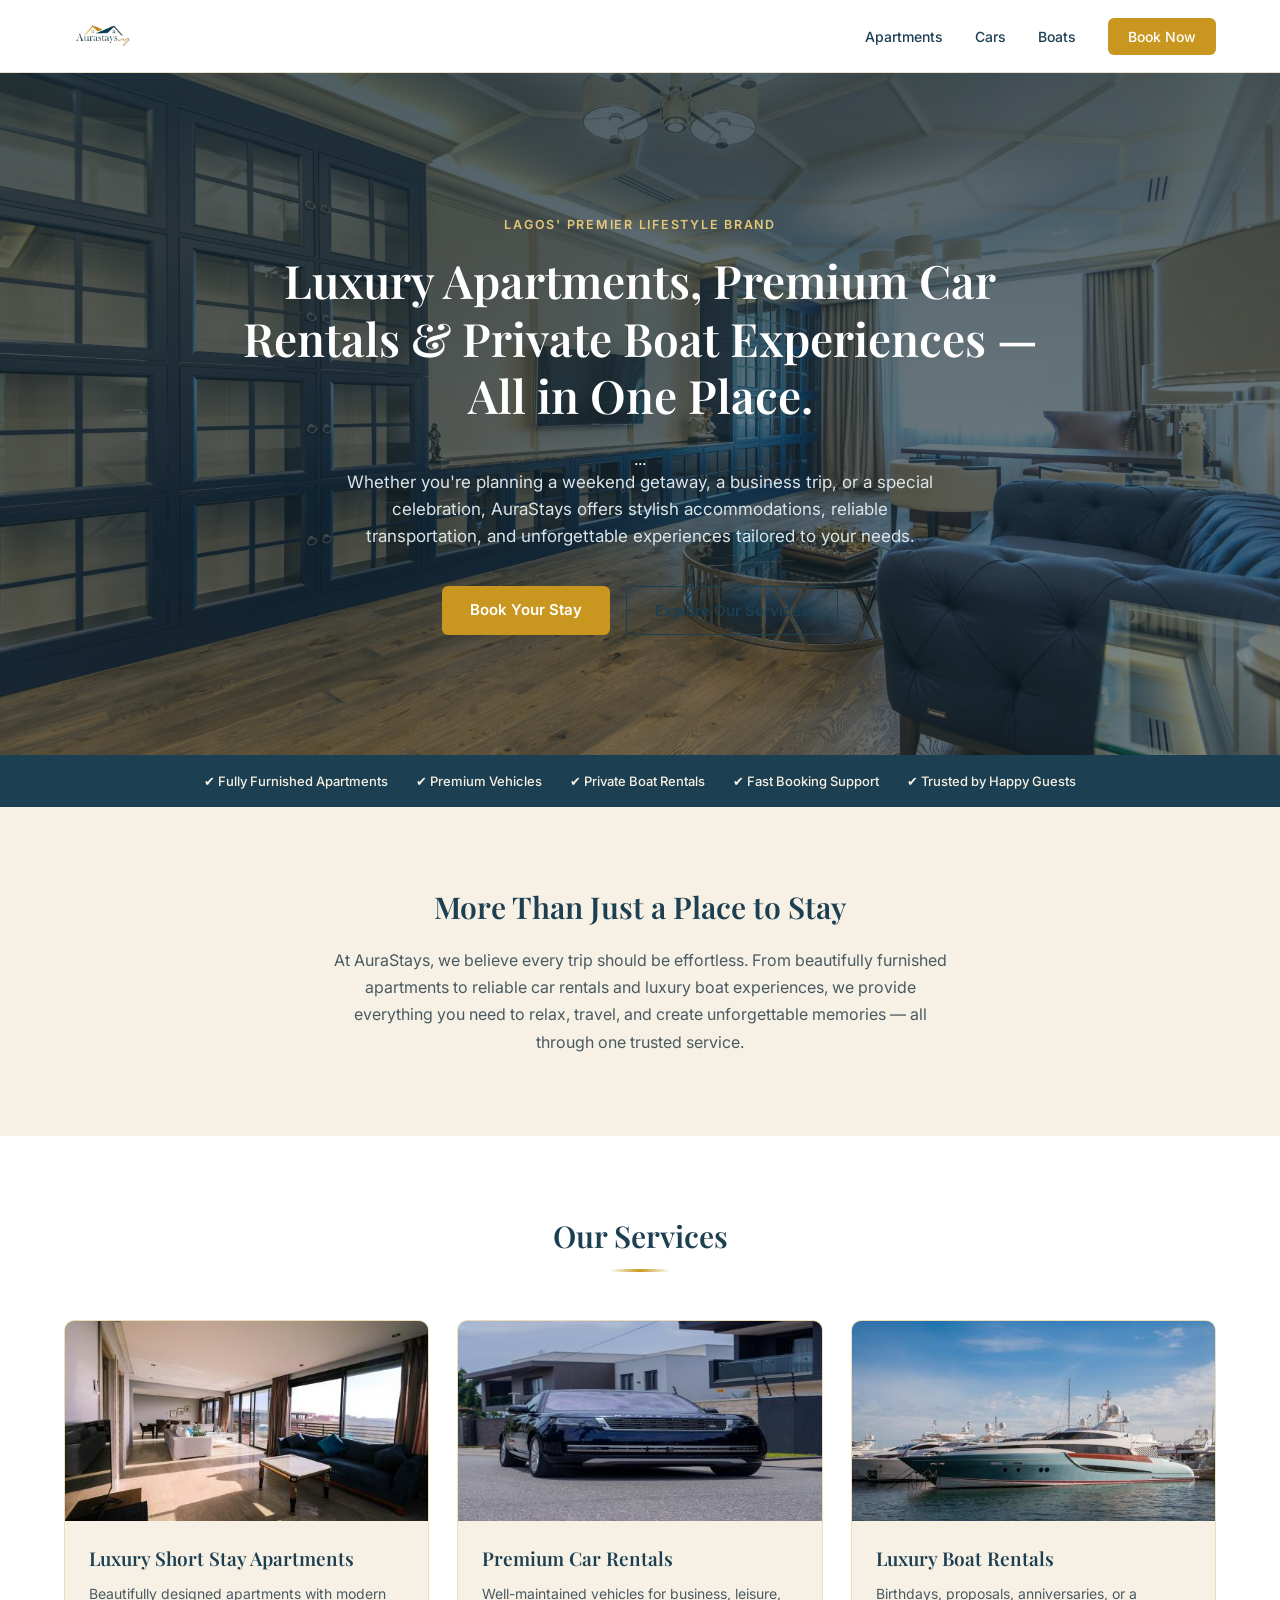
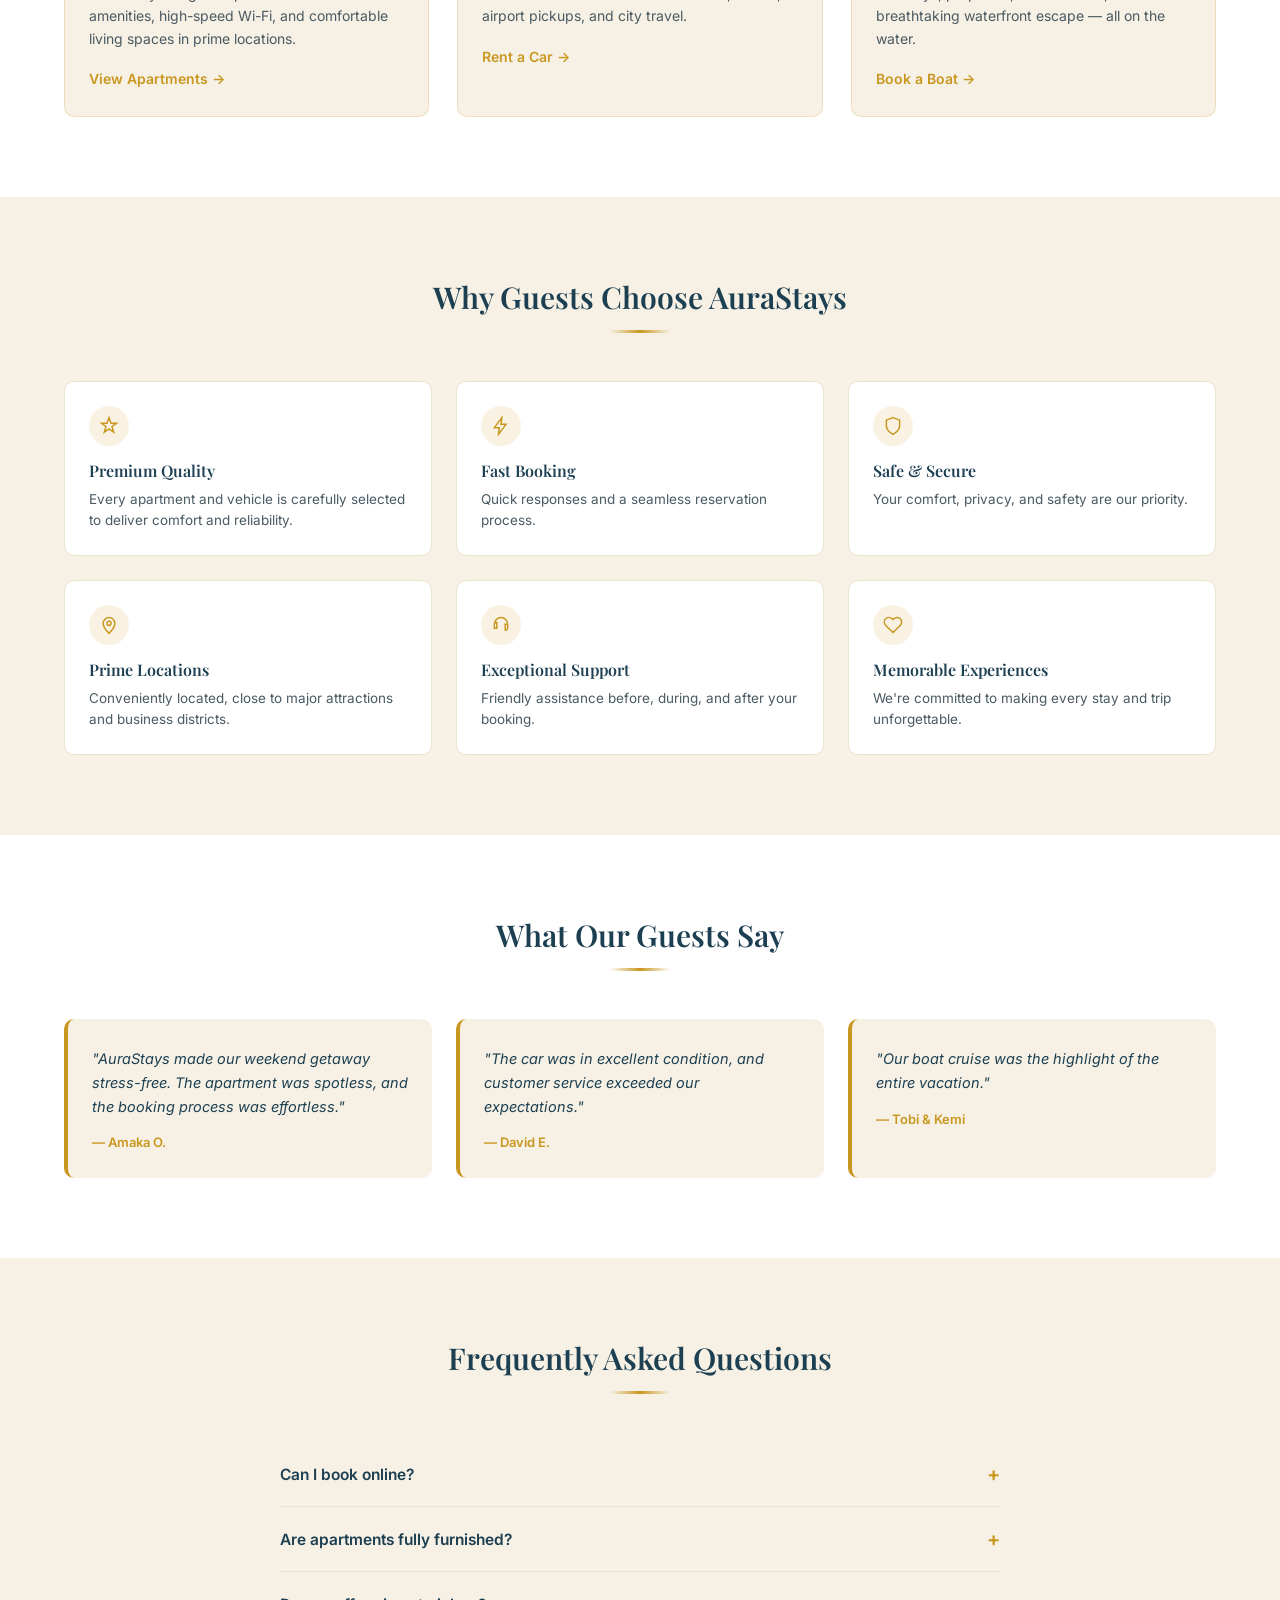
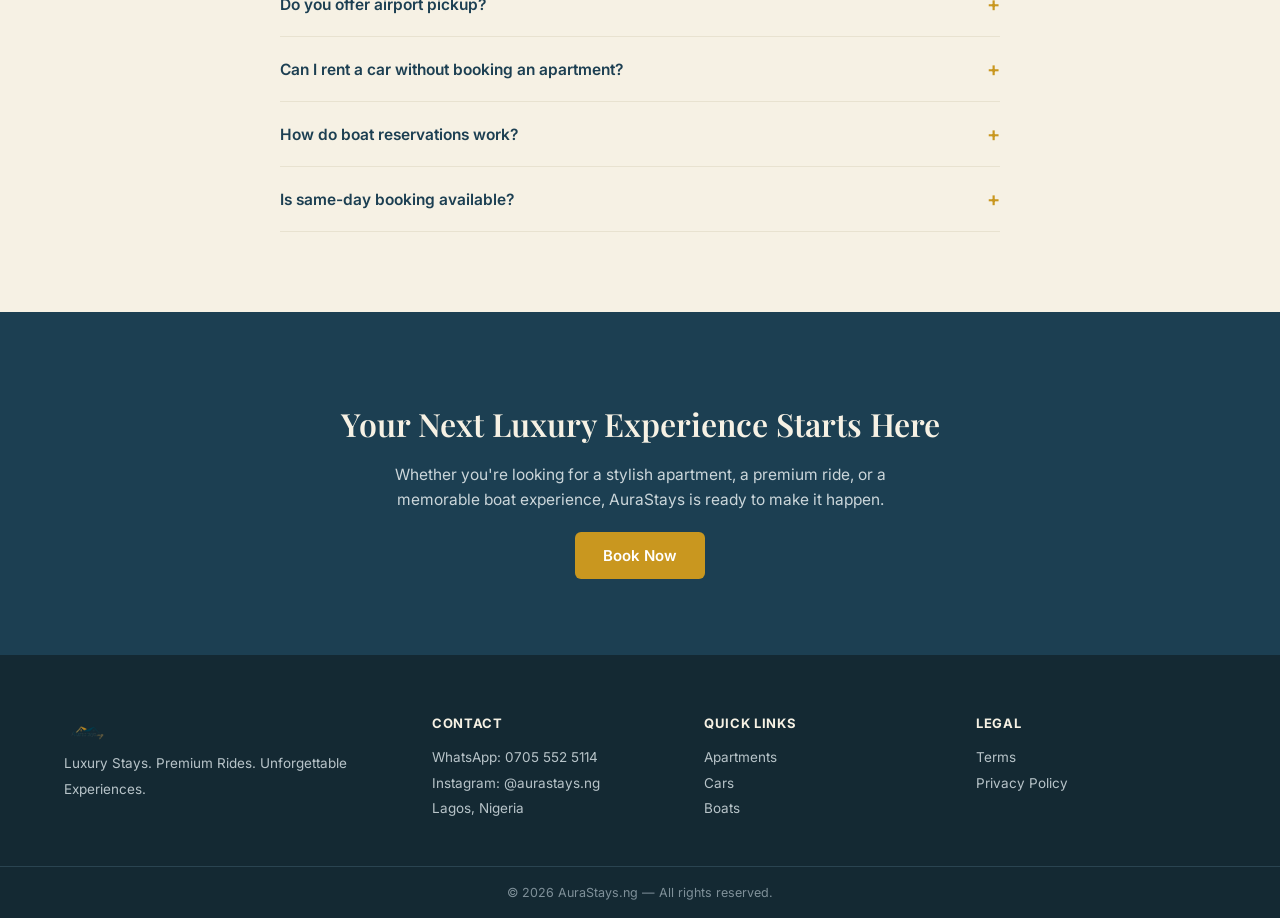
<file: index.html>
<!doctype html>
<html lang="en">
  <head>
    <meta charset="UTF-8" />
    <meta name="viewport" content="width=device-width, initial-scale=1.0" />
    <title>
      AuraStays — Luxury Stays, Premium Rides, Unforgettable Experiences
    </title>
    <link rel="preconnect" href="https://fonts.googleapis.com" />
    <link
      href="https://fonts.googleapis.com/css2?family=Playfair+Display:wght@500;600;700&family=Inter:wght@400;500;600&display=swap"
      rel="stylesheet"
    />
    <link rel="stylesheet" href="style.css" />
  </head>
  <body>
    <header class="navbar">
      <div class="container navbar-inner">
        <a href="index.html" class="logo"
          ><img src="images/logo.png" alt="AuraStays.ng logo"
        /></a>

        <button
          class="menu-toggle"
          id="menu-toggle"
          aria-label="Toggle menu"
          aria-expanded="false"
        >
          <span></span>
          <span></span>
          <span></span>
        </button>

        <nav class="nav-links" id="nav-links">
          <a href="apartments.html">Apartments</a>
          <a href="cars.html">Cars</a>
          <a href="boats.html">Boats</a>
          <a href="contact.html" class="nav-cta">Book Now</a>
        </nav>
      </div>
    </header>
    <section class="hero">
      <div class="hero-inner">
        <span class="hero-eyebrow">Lagos' Premier Lifestyle Brand</span>
        <h1>
          Luxury Apartments, Premium Car Rentals & Private Boat Experiences —
          All in One Place.
        </h1>
        ...
        <p class="hero-sub">
          Whether you're planning a weekend getaway, a business trip, or a
          special celebration, AuraStays offers stylish accommodations, reliable
          transportation, and unforgettable experiences tailored to your needs.
        </p>
        <div class="hero-ctas">
          <a href="contact.html" class="btn-primary">Book Your Stay</a>
          <a href="#services" class="btn-secondary">Explore Our Services</a>
        </div>
      </div>
    </section>

    <section class="trust-bar">
      <div class="container trust-inner">
        <span>✔ Fully Furnished Apartments</span>
        <span>✔ Premium Vehicles</span>
        <span>✔ Private Boat Rentals</span>
        <span>✔ Fast Booking Support</span>
        <span>✔ Trusted by Happy Guests</span>
      </div>
    </section>
    <section class="about" id="about">
      <div class="container about-inner">
        <h2>More Than Just a Place to Stay</h2>
        <p>
          At AuraStays, we believe every trip should be effortless. From
          beautifully furnished apartments to reliable car rentals and luxury
          boat experiences, we provide everything you need to relax, travel, and
          create unforgettable memories — all through one trusted service.
        </p>
      </div>
    </section>
    <section class="services" id="services">
      <div class="container">
        <h2 class="section-title">Our Services</h2>
        <div class="services-grid">
          <div class="service-card">
            <img
              src="images/service card/view apt.jpg"
              alt="Luxury apartment interior"
            />
            <div class="service-body">
              <h3>Luxury Short Stay Apartments</h3>
              <p>
                Beautifully designed apartments with modern amenities,
                high-speed Wi-Fi, and comfortable living spaces in prime
                locations.
              </p>
              <a href="apartments.html" class="card-link">View Apartments →</a>
            </div>
          </div>

          <div class="service-card">
            <img
              src="images/service card/premium car.jpg"
              alt="Premium rental car"
            />
            <div class="service-body">
              <h3>Premium Car Rentals</h3>
              <p>
                Well-maintained vehicles for business, leisure, airport pickups,
                and city travel.
              </p>
              <a href="cars.html" class="card-link">Rent a Car →</a>
            </div>
          </div>

          <div class="service-card">
            <img
              src="images/service card/luxury boat.jpg"
              alt="Luxury boat on water"
            />
            <div class="service-body">
              <h3>Luxury Boat Rentals</h3>
              <p>
                Birthdays, proposals, anniversaries, or a breathtaking
                waterfront escape — all on the water.
              </p>
              <a href="boats.html" class="card-link">Book a Boat →</a>
            </div>
          </div>
        </div>
      </div>
    </section>
    <section class="why" id="why">
      <div class="container">
        <h2 class="section-title">Why Guests Choose AuraStays</h2>
        <div class="why-grid">
          <div class="why-card">
            <div class="why-icon">
              <svg
                viewBox="0 0 24 24"
                fill="none"
                stroke="currentColor"
                stroke-width="1.8"
              >
                <path
                  d="M12 2l2.4 6.6H21l-5.4 4 2 6.7L12 15.5 6.4 19.3l2-6.7L3 8.6h6.6z"
                />
              </svg>
            </div>
            <h4>Premium Quality</h4>
            <p>
              Every apartment and vehicle is carefully selected to deliver
              comfort and reliability.
            </p>
          </div>

          <div class="why-card">
            <div class="why-icon">
              <svg
                viewBox="0 0 24 24"
                fill="none"
                stroke="currentColor"
                stroke-width="1.8"
              >
                <path d="M13 2L4 14h6l-1 8 9-12h-6z" />
              </svg>
            </div>
            <h4>Fast Booking</h4>
            <p>Quick responses and a seamless reservation process.</p>
          </div>

          <div class="why-card">
            <div class="why-icon">
              <svg
                viewBox="0 0 24 24"
                fill="none"
                stroke="currentColor"
                stroke-width="1.8"
              >
                <path d="M12 2l8 3v6c0 5-3.5 8.5-8 11-4.5-2.5-8-6-8-11V5z" />
              </svg>
            </div>
            <h4>Safe & Secure</h4>
            <p>Your comfort, privacy, and safety are our priority.</p>
          </div>

          <div class="why-card">
            <div class="why-icon">
              <svg
                viewBox="0 0 24 24"
                fill="none"
                stroke="currentColor"
                stroke-width="1.8"
              >
                <path d="M12 22s7-6.5 7-12a7 7 0 10-14 0c0 5.5 7 12 7 12z" />
                <circle cx="12" cy="10" r="2.5" />
              </svg>
            </div>
            <h4>Prime Locations</h4>
            <p>
              Conveniently located, close to major attractions and business
              districts.
            </p>
          </div>

          <div class="why-card">
            <div class="why-icon">
              <svg
                viewBox="0 0 24 24"
                fill="none"
                stroke="currentColor"
                stroke-width="1.8"
              >
                <path
                  d="M4 11a8 8 0 0116 0v5a2 2 0 01-2 2h-1v-7h3M4 16v-5a2 2 0 012-2h1v7H4z"
                />
              </svg>
            </div>
            <h4>Exceptional Support</h4>
            <p>Friendly assistance before, during, and after your booking.</p>
          </div>

          <div class="why-card">
            <div class="why-icon">
              <svg
                viewBox="0 0 24 24"
                fill="none"
                stroke="currentColor"
                stroke-width="1.8"
              >
                <path
                  d="M20.8 4.6a5.5 5.5 0 00-7.8 0L12 5.6l-1-1a5.5 5.5 0 00-7.8 7.8l1 1L12 21l7.8-7.6 1-1a5.5 5.5 0 000-7.8z"
                />
              </svg>
            </div>
            <h4>Memorable Experiences</h4>
            <p>We're committed to making every stay and trip unforgettable.</p>
          </div>
        </div>
      </div>
    </section>
    <section class="testimonials" id="testimonials">
      <div class="container">
        <h2 class="section-title">What Our Guests Say</h2>
        <div class="testimonials-grid">
          <div class="testimonial-card">
            <p>
              "AuraStays made our weekend getaway stress-free. The apartment was
              spotless, and the booking process was effortless."
            </p>
            <div class="testimonial-name">— Amaka O.</div>
          </div>

          <div class="testimonial-card">
            <p>
              "The car was in excellent condition, and customer service exceeded
              our expectations."
            </p>
            <div class="testimonial-name">— David E.</div>
          </div>

          <div class="testimonial-card">
            <p>"Our boat cruise was the highlight of the entire vacation."</p>
            <div class="testimonial-name">— Tobi & Kemi</div>
          </div>
        </div>
      </div>
    </section>
    <section class="faq" id="faq">
      <div class="container">
        <h2 class="section-title">Frequently Asked Questions</h2>
        <div class="faq-list">
          <div class="faq-item">
            <button class="faq-question">
              Can I book online?<span class="faq-icon">+</span>
            </button>
            <div class="faq-answer">
              <p>
                Yes — you can send a booking inquiry directly through our
                contact form, and our team will confirm availability and next
                steps.
              </p>
            </div>
          </div>

          <div class="faq-item">
            <button class="faq-question">
              Are apartments fully furnished?<span class="faq-icon">+</span>
            </button>
            <div class="faq-answer">
              <p>
                Yes, every apartment comes fully furnished with modern
                amenities, high-speed Wi-Fi, a fully equipped kitchen, and a
                smart TV.
              </p>
            </div>
          </div>

          <div class="faq-item">
            <button class="faq-question">
              Do you offer airport pickup?<span class="faq-icon">+</span>
            </button>
            <div class="faq-answer">
              <p>
                Yes, airport transfers are available as part of our car rental
                service — just mention it when booking.
              </p>
            </div>
          </div>

          <div class="faq-item">
            <button class="faq-question">
              Can I rent a car without booking an apartment?<span
                class="faq-icon"
                >+</span
              >
            </button>
            <div class="faq-answer">
              <p>
                Absolutely. Each service — apartments, cars, and boats — can be
                booked independently or together.
              </p>
            </div>
          </div>

          <div class="faq-item">
            <button class="faq-question">
              How do boat reservations work?<span class="faq-icon">+</span>
            </button>
            <div class="faq-answer">
              <p>
                Boat rentals are booked in advance based on occasion and group
                size — reach out with your date and we'll confirm availability.
              </p>
            </div>
          </div>

          <div class="faq-item">
            <button class="faq-question">
              Is same-day booking available?<span class="faq-icon">+</span>
            </button>
            <div class="faq-answer">
              <p>
                It depends on availability — same-day requests are possible for
                apartments and cars, so it's worth asking.
              </p>
            </div>
          </div>
        </div>
      </div>
    </section>
    <section class="final-cta">
      <div class="container">
        <h2>Your Next Luxury Experience Starts Here</h2>
        <p>
          Whether you're looking for a stylish apartment, a premium ride, or a
          memorable boat experience, AuraStays is ready to make it happen.
        </p>
        <a href="contact.html" class="btn-primary">Book Now</a>
      </div>
    </section>

    <footer class="site-footer" id="contact">
      <div class="container footer-inner">
        <div class="footer-col">
          <a href="index.html" class="logo"
            ><img src="images/logo.png" alt="AuraStays.ng logo"
          /></a>
          <p>Luxury Stays. Premium Rides. Unforgettable Experiences.</p>
        </div>

        <div class="footer-col">
          <h5>Contact</h5>
          <p>WhatsApp: 0705 552 5114</p>
          <p>Instagram: @aurastays.ng</p>
          <p>Lagos, Nigeria</p>
        </div>

        <div class="footer-col">
          <h5>Quick Links</h5>
          <p><a href="apartments.html">Apartments</a></p>
          <p><a href="cars.html">Cars</a></p>
          <p><a href="boats.html">Boats</a></p>
        </div>

        <div class="footer-col">
          <h5>Legal</h5>
          <p><a href="#">Terms</a></p>
          <p><a href="#">Privacy Policy</a></p>
        </div>
      </div>
      <div class="footer-bottom">
        © 2026 AuraStays.ng — All rights reserved.
      </div>
    </footer>
    <script src="script.js"></script>
  </body>
</html>
</file>
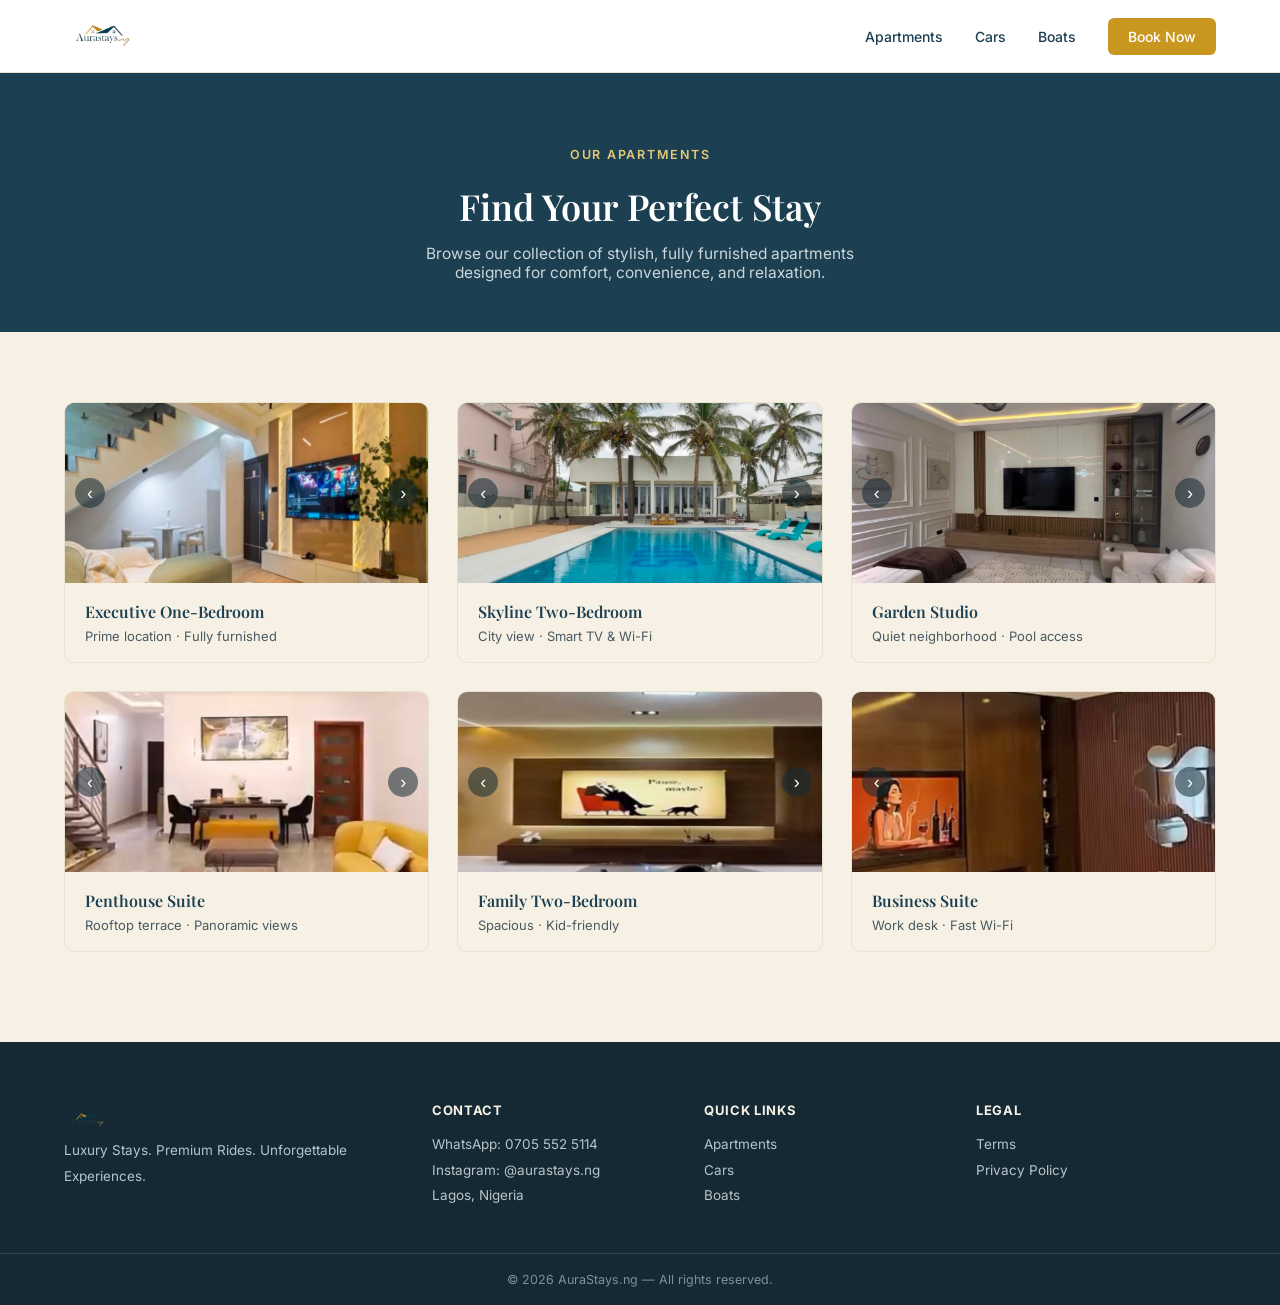
<file: apartments.html>
<!doctype html>
<html lang="en">
  <head>
    <meta charset="UTF-8" />
    <meta name="viewport" content="width=device-width, initial-scale=1.0" />
    <title>Apartments — AuraStays</title>
    <link rel="preconnect" href="https://fonts.googleapis.com" />
    <link
      href="https://fonts.googleapis.com/css2?family=Playfair+Display:wght@500;600;700&family=Inter:wght@400;500;600&display=swap"
      rel="stylesheet"
    />
    <link rel="stylesheet" href="style.css" />
  </head>
  <body>
    <header class="navbar">
      <div class="container navbar-inner">
        <a href="index.html" class="logo"
          ><img src="images/logo.png" alt="AuraStays.ng logo"
        /></a>

        <button
          class="menu-toggle"
          id="menu-toggle"
          aria-label="Toggle menu"
          aria-expanded="false"
        >
          <span></span>
          <span></span>
          <span></span>
        </button>

        <nav class="nav-links" id="nav-links">
          <a href="apartments.html">Apartments</a>
          <a href="cars.html">Cars</a>
          <a href="boats.html">Boats</a>
          <a href="contact.html" class="nav-cta">Book Now</a>
        </nav>
      </div>
    </header>
    <section class="page-header">
      <div class="container">
        <span class="hero-eyebrow">Our Apartments</span>
        <h1>Find Your Perfect Stay</h1>
        <p>
          Browse our collection of stylish, fully furnished apartments designed
          for comfort, convenience, and relaxation.
        </p>
      </div>
    </section>

    <section class="listings">
      <div class="container">
        <div class="listings-grid">
          <div class="listing-card">
            <div class="gallery">
              <img
                src="images/apt/apt1/1.jpg"
                class="gallery-img active"
                alt="Executive one-bedroom living room"
              />
              <img
                src="images/apt/apt1/2.jpg"
                class="gallery-img"
                alt="Executive one-bedroom bedroom"
              />
              <img
                src="images/apt/apt1/3.jpg"
                class="gallery-img"
                alt="Executive one-bedroom kitchen"
              />
              <img
                src="images/apt/apt1/4.jpg"
                class="gallery-img"
                alt="Executive one-bedroom bathroom"
              />
              <button class="gallery-prev" aria-label="Previous photo">
                ‹
              </button>
              <button class="gallery-next" aria-label="Next photo">›</button>
            </div>
            <div class="listing-body">
              <h4>Executive One-Bedroom</h4>
              <p>Prime location · Fully furnished</p>
            </div>
          </div>

          <div class="listing-card">
            <div class="gallery">
              <img
                src="images/apt/apt2/1.jpg"
                class="gallery-img active"
                alt="Skyline Two-Bedroom living room"
              />
              <img
                src="images/apt/apt2/2.jpg"
                class="gallery-img"
                alt="Skyline Two-Bedroom bedroom"
              />
              <img
                src="images/apt/apt2/3.jpg"
                class="gallery-img"
                alt="Skyline Two-Bedroom kitchen"
              />
              <img
                src="images/apt/apt2/4.jpg"
                class="gallery-img"
                alt="Skyline Two-Bedroom bathroom"
              />
              <button class="gallery-prev" aria-label="Previous photo">
                ‹
              </button>
              <button class="gallery-next" aria-label="Next photo">›</button>
            </div>
            <div class="listing-body">
              <h4>Skyline Two-Bedroom</h4>
              <p>City view · Smart TV & Wi-Fi</p>
            </div>
          </div>

          <div class="listing-card">
            <div class="gallery">
              <img
                src="images/apt/apt3/1.jpg"
                class="gallery-img active"
                alt="Garden Studio living room"
              />
              <img
                src="images/apt/apt3/2.jpg"
                class="gallery-img"
                alt="Garden Studio bedroom"
              />
              <img
                src="images/apt/apt3/3.jpg"
                class="gallery-img"
                alt="Garden Studio kitchen"
              />
              <img
                src="images/apt/apt3/4.jpg"
                class="gallery-img"
                alt="Garden Studio bathroom"
              />
              <button class="gallery-prev" aria-label="Previous photo">
                ‹
              </button>
              <button class="gallery-next" aria-label="Next photo">›</button>
            </div>
            <div class="listing-body">
              <h4>Garden Studio</h4>
              <p>Quiet neighborhood · Pool access</p>
            </div>
          </div>

          <div class="listing-card">
            <div class="gallery">
              <img
                src="images/apt/apt4/1.jpg"
                class="gallery-img active"
                alt="Penthouse Suite living room"
              />
              <img
                src="images/apt/apt4/2.jpg"
                class="gallery-img"
                alt="Penthouse Suite bedroom"
              />
              <img
                src="images/apt/apt4/3.jpg"
                class="gallery-img"
                alt="Penthouse Suite kitchen"
              />
              <img
                src="images/apt/apt4/4.jpg"
                class="gallery-img"
                alt="Penthouse Suite bathroom"
              />
              <button class="gallery-prev" aria-label="Previous photo">
                ‹
              </button>
              <button class="gallery-next" aria-label="Next photo">›</button>
            </div>
            <div class="listing-body">
              <h4>Penthouse Suite</h4>
              <p>Rooftop terrace · Panoramic views</p>
            </div>
          </div>

          <div class="listing-card">
            <div class="gallery">
              <img
                src="images/apt/apt5/1.jpg"
                class="gallery-img active"
                alt="Family Two-Bedroom living room"
              />
              <img
                src="images/apt/apt5/2.jpg"
                class="gallery-img"
                alt="Family Two-Bedroom bedroom"
              />
              <img
                src="images/apt/apt5/3.jpg"
                class="gallery-img"
                alt="Family Two-Bedroom kitchen"
              />
              <img
                src="images/apt/apt5/4.jpg"
                class="gallery-img"
                alt="Family Two-Bedroom bathroom"
              />
              <button class="gallery-prev" aria-label="Previous photo">
                ‹
              </button>
              <button class="gallery-next" aria-label="Next photo">›</button>
            </div>
            <div class="listing-body">
              <h4>Family Two-Bedroom</h4>
              <p>Spacious · Kid-friendly</p>
            </div>
          </div>

          <div class="listing-card">
            <div class="gallery">
              <img
                src="images/apt/apt6/1.jpg"
                class="gallery-img active"
                alt="Business Suite living room"
              />
              <img
                src="images/apt/apt6/2.jpg"
                class="gallery-img"
                alt="Business Suite bedroom"
              />
              <img
                src="images/apt/apt6/3.jpg"
                class="gallery-img"
                alt="Business Suite kitchen"
              />
              <img
                src="images/apt/apt6/4.jpg"
                class="gallery-img"
                alt="Business Suite bathroom"
              />
              <button class="gallery-prev" aria-label="Previous photo">
                ‹
              </button>
              <button class="gallery-next" aria-label="Next photo">›</button>
            </div>
            <div class="listing-body">
              <h4>Business Suite</h4>
              <p>Work desk · Fast Wi-Fi</p>
            </div>
          </div>
        </div>
      </div>
    </section>
    <footer class="site-footer">
      <div class="container footer-inner">
        <div class="footer-col">
          <a href="index.html" class="logo"
            ><img src="images/logo.png" alt="AuraStays.ng logo"
          /></a>
          <p>Luxury Stays. Premium Rides. Unforgettable Experiences.</p>
        </div>

        <div class="footer-col">
          <h5>Contact</h5>
          <p>WhatsApp: 0705 552 5114</p>
          <p>Instagram: @aurastays.ng</p>
          <p>Lagos, Nigeria</p>
        </div>

        <div class="footer-col">
          <h5>Quick Links</h5>
          <p><a href="apartments.html">Apartments</a></p>
          <p><a href="cars.html">Cars</a></p>
          <p><a href="boats.html">Boats</a></p>
        </div>

        <div class="footer-col">
          <h5>Legal</h5>
          <p><a href="#">Terms</a></p>
          <p><a href="#">Privacy Policy</a></p>
        </div>
      </div>
      <div class="footer-bottom">
        © 2026 AuraStays.ng — All rights reserved.
      </div>
    </footer>
    <script src="script.js"></script>
  </body>
</html>
</file>
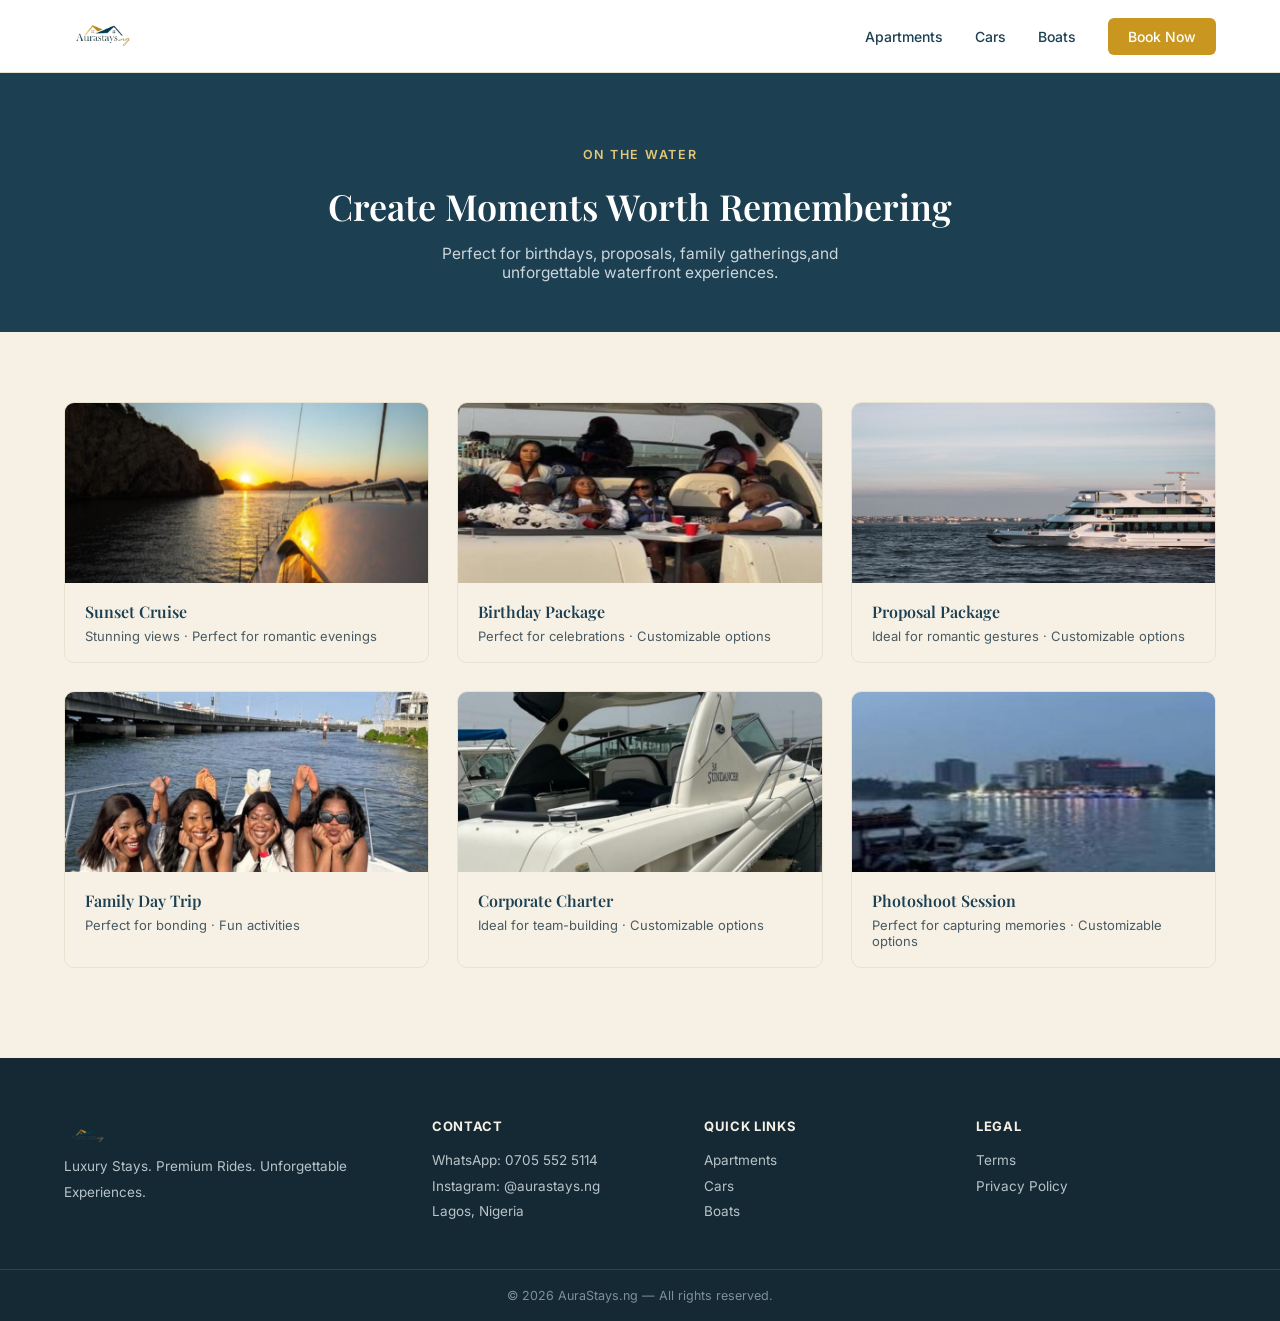
<file: boats.html>
<!doctype html>
<html lang="en">
  <head>
    <meta charset="UTF-8" />
    <meta name="viewport" content="width=device-width, initial-scale=1.0" />
    <title>Boats — AuraStays</title>
    <link rel="preconnect" href="https://fonts.googleapis.com" />
    <link
      href="https://fonts.googleapis.com/css2?family=Playfair+Display:wght@500;600;700&family=Inter:wght@400;500;600&display=swap"
      rel="stylesheet"
    />
    <link rel="stylesheet" href="style.css" />
  </head>
  <body>
    <header class="navbar">
      <div class="container navbar-inner">
        <a href="index.html" class="logo"
          ><img src="images/logo.png" alt="AuraStays.ng logo"
        /></a>

        <button
          class="menu-toggle"
          id="menu-toggle"
          aria-label="Toggle menu"
          aria-expanded="false"
        >
          <span></span>
          <span></span>
          <span></span>
        </button>

        <nav class="nav-links" id="nav-links">
          <a href="apartments.html">Apartments</a>
          <a href="cars.html">Cars</a>
          <a href="boats.html">Boats</a>
          <a href="contact.html" class="nav-cta">Book Now</a>
        </nav>
      </div>
    </header>
    <section class="page-header">
      <div class="container">
        <span class="hero-eyebrow">On the Water</span>
        <h1>Create Moments Worth Remembering</h1>
        <p>
          Perfect for birthdays, proposals, family gatherings,and unforgettable
          waterfront experiences.
        </p>
      </div>
    </section>

    <section class="listings">
      <div class="container">
        <div class="listings-grid">
          <div class="listing-card">
            <img
              src="images/boats/boat1.jpg"
              alt="Sunset Cruise, perfect for romantic evenings"
            />
            <div class="listing-body">
              <h4>Sunset Cruise</h4>
              <p>Stunning views · Perfect for romantic evenings</p>
            </div>
          </div>

          <div class="listing-card">
            <img
              src="images/boats/boat2.jpg"
              alt="Birthday Package, perfect for celebrations"
            />
            <div class="listing-body">
              <h4>Birthday Package</h4>
              <p>Perfect for celebrations · Customizable options</p>
            </div>
          </div>

          <div class="listing-card">
            <img
              src="images/boats/boat3.jpg"
              alt="Proposal Package, ideal for romantic gestures"
            />
            <div class="listing-body">
              <h4>Proposal Package</h4>
              <p>Ideal for romantic gestures · Customizable options</p>
            </div>
          </div>

          <div class="listing-card">
            <img
              src="images/boats/boat4.jpg"
              alt="Family Day Trip, perfect for bonding and fun"
            />
            <div class="listing-body">
              <h4>Family Day Trip</h4>
              <p>Perfect for bonding · Fun activities</p>
            </div>
          </div>

          <div class="listing-card">
            <img
              src="images/boats/boat5.jpg"
              alt="Corporate Charter, ideal for team-building and events"
            />
            <div class="listing-body">
              <h4>Corporate Charter</h4>
              <p>Ideal for team-building · Customizable options</p>
            </div>
          </div>

          <div class="listing-card">
            <img
              src="images/boats/boat6.jpg"
              alt="Photoshoot Session, perfect for capturing memories"
            />
            <div class="listing-body">
              <h4>Photoshoot Session</h4>
              <p>Perfect for capturing memories · Customizable options</p>
            </div>
          </div>
        </div>
      </div>
    </section>
    <footer class="site-footer">
      <div class="container footer-inner">
        <div class="footer-col">
          <a href="index.html" class="logo"
            ><img src="images/logo.png" alt="AuraStays.ng logo"
          /></a>
          <p>Luxury Stays. Premium Rides. Unforgettable Experiences.</p>
        </div>

        <div class="footer-col">
          <h5>Contact</h5>
          <p>WhatsApp: 0705 552 5114</p>
          <p>Instagram: @aurastays.ng</p>
          <p>Lagos, Nigeria</p>
        </div>

        <div class="footer-col">
          <h5>Quick Links</h5>
          <p><a href="apartments.html">Apartments</a></p>
          <p><a href="cars.html">Cars</a></p>
          <p><a href="boats.html">Boats</a></p>
        </div>

        <div class="footer-col">
          <h5>Legal</h5>
          <p><a href="#">Terms</a></p>
          <p><a href="#">Privacy Policy</a></p>
        </div>
      </div>
      <div class="footer-bottom">
        © 2026 AuraStays.ng — All rights reserved.
      </div>
    </footer>
    <script src="script.js"></script>
  </body>
</html>
</file>
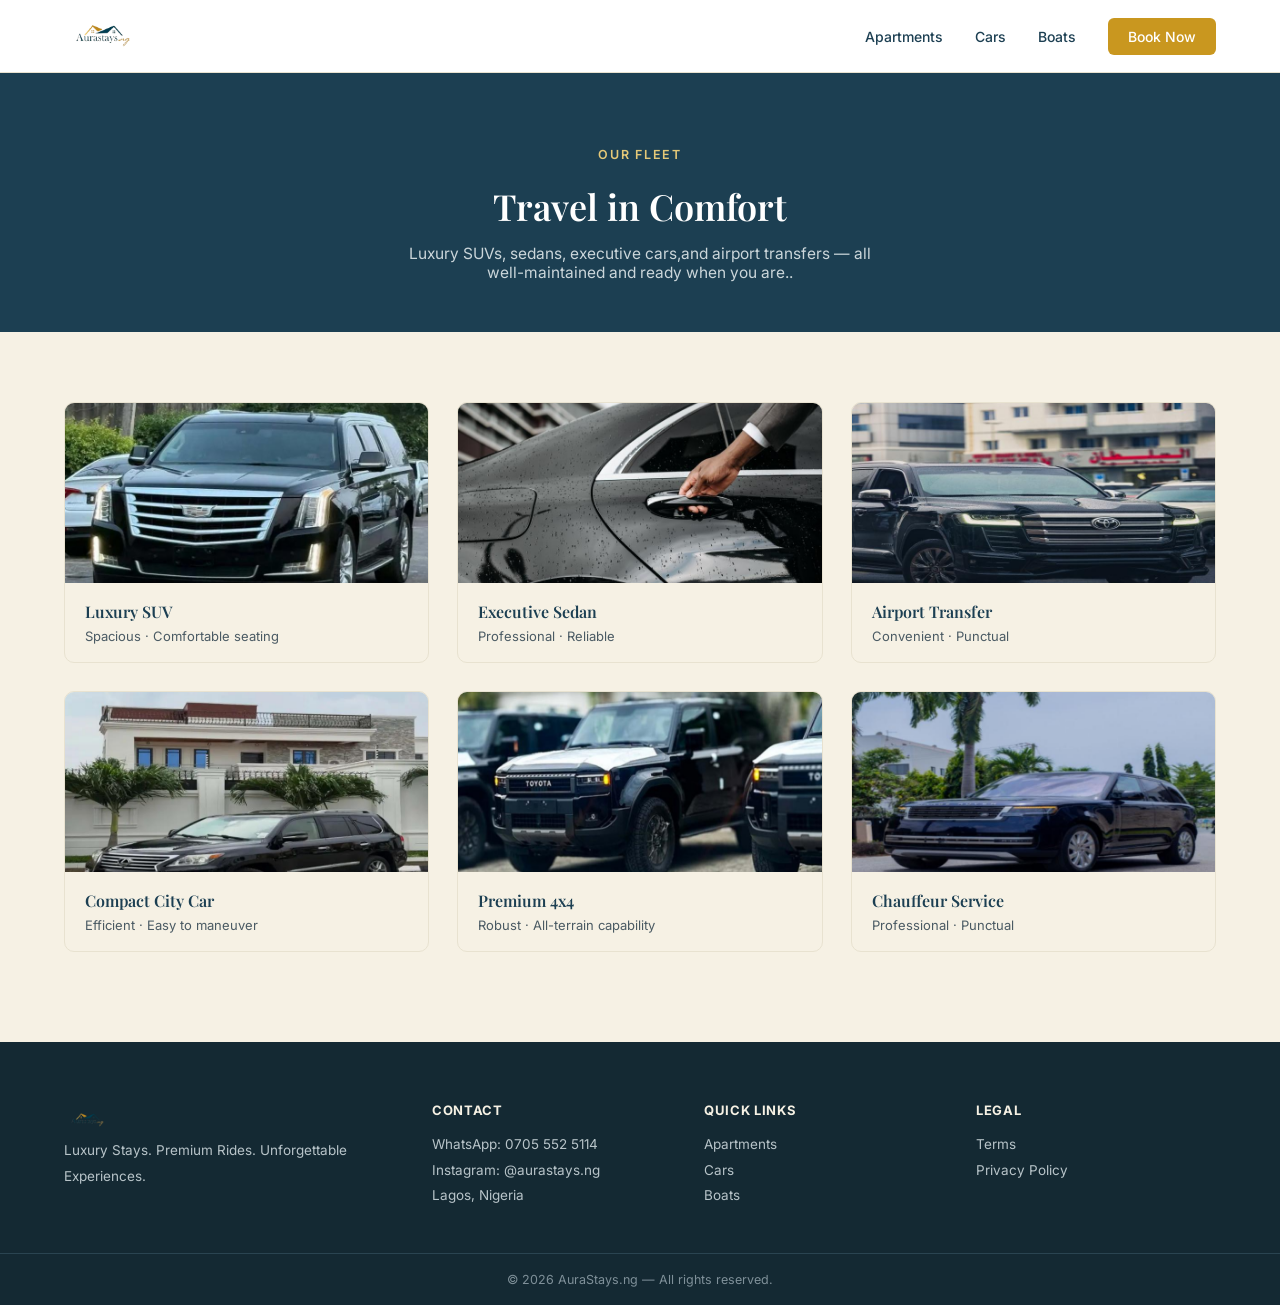
<file: cars.html>
<!doctype html>
<html lang="en">
  <head>
    <meta charset="UTF-8" />
    <meta name="viewport" content="width=device-width, initial-scale=1.0" />
    <title>Cars — AuraStays</title>
    <link rel="preconnect" href="https://fonts.googleapis.com" />
    <link
      href="https://fonts.googleapis.com/css2?family=Playfair+Display:wght@500;600;700&family=Inter:wght@400;500;600&display=swap"
      rel="stylesheet"
    />
    <link rel="stylesheet" href="style.css" />
  </head>
  <body>
    <header class="navbar">
      <div class="container navbar-inner">
        <a href="index.html" class="logo"
          ><img src="images/logo.png" alt="AuraStays.ng logo"
        /></a>

        <button
          class="menu-toggle"
          id="menu-toggle"
          aria-label="Toggle menu"
          aria-expanded="false"
        >
          <span></span>
          <span></span>
          <span></span>
        </button>

        <nav class="nav-links" id="nav-links">
          <a href="apartments.html">Apartments</a>
          <a href="cars.html">Cars</a>
          <a href="boats.html">Boats</a>
          <a href="contact.html" class="nav-cta">Book Now</a>
        </nav>
      </div>
    </header>
    <section class="page-header">
      <div class="container">
        <span class="hero-eyebrow">Our Fleet</span>
        <h1>Travel in Comfort</h1>
        <p>
          Luxury SUVs, sedans, executive cars,and airport transfers — all
          well-maintained and ready when you are..
        </p>
      </div>
    </section>

    <section class="listings">
      <div class="container">
        <div class="listings-grid">
          <div class="listing-card">
            <img
              src="images/cars/car1.jpg"
              alt="Luxury SUV, perfect for city drives"
            />
            <div class="listing-body">
              <h4>Luxury SUV</h4>
              <p>Spacious · Comfortable seating</p>
            </div>
          </div>

          <div class="listing-card">
            <img
              src="images/cars/car2.jpg"
              alt="Executive Sedan, ideal for business trips"
            />
            <div class="listing-body">
              <h4>Executive Sedan</h4>
              <p>Professional · Reliable</p>
            </div>
          </div>

          <div class="listing-card">
            <img src="images/cars/car3.jpg" alt="Airport Transfer" />
            <div class="listing-body">
              <h4>Airport Transfer</h4>
              <p>Convenient · Punctual</p>
            </div>
          </div>

          <div class="listing-card">
            <img
              src="images/cars/car4.jpg"
              alt="Compact City Car, perfect for urban driving"
            />
            <div class="listing-body">
              <h4>Compact City Car</h4>
              <p>Efficient · Easy to maneuver</p>
            </div>
          </div>

          <div class="listing-card">
            <img
              src="images/cars/car5.jpg"
              alt="Premium 4x4, ideal for off-road adventures"
            />
            <div class="listing-body">
              <h4>Premium 4x4</h4>
              <p>Robust · All-terrain capability</p>
            </div>
          </div>

          <div class="listing-card">
            <img src="images/cars/car6.jpg" alt="Chauffeur Service" />
            <div class="listing-body">
              <h4>Chauffeur Service</h4>
              <p>Professional · Punctual</p>
            </div>
          </div>
        </div>
      </div>
    </section>
    <footer class="site-footer">
      <div class="container footer-inner">
        <div class="footer-col">
          <a href="index.html" class="logo"
            ><img src="images/logo.png" alt="AuraStays.ng logo"
          /></a>
          <p>Luxury Stays. Premium Rides. Unforgettable Experiences.</p>
        </div>

        <div class="footer-col">
          <h5>Contact</h5>
          <p>WhatsApp: 0705 552 5114</p>
          <p>Instagram: @aurastays.ng</p>
          <p>Lagos, Nigeria</p>
        </div>

        <div class="footer-col">
          <h5>Quick Links</h5>
          <p><a href="apartments.html">Apartments</a></p>
          <p><a href="cars.html">Cars</a></p>
          <p><a href="boats.html">Boats</a></p>
        </div>

        <div class="footer-col">
          <h5>Legal</h5>
          <p><a href="#">Terms</a></p>
          <p><a href="#">Privacy Policy</a></p>
        </div>
      </div>
      <div class="footer-bottom">
        © 2026 AuraStays.ng — All rights reserved.
      </div>
    </footer>
    <script src="script.js"></script>
  </body>
</html>
</file>
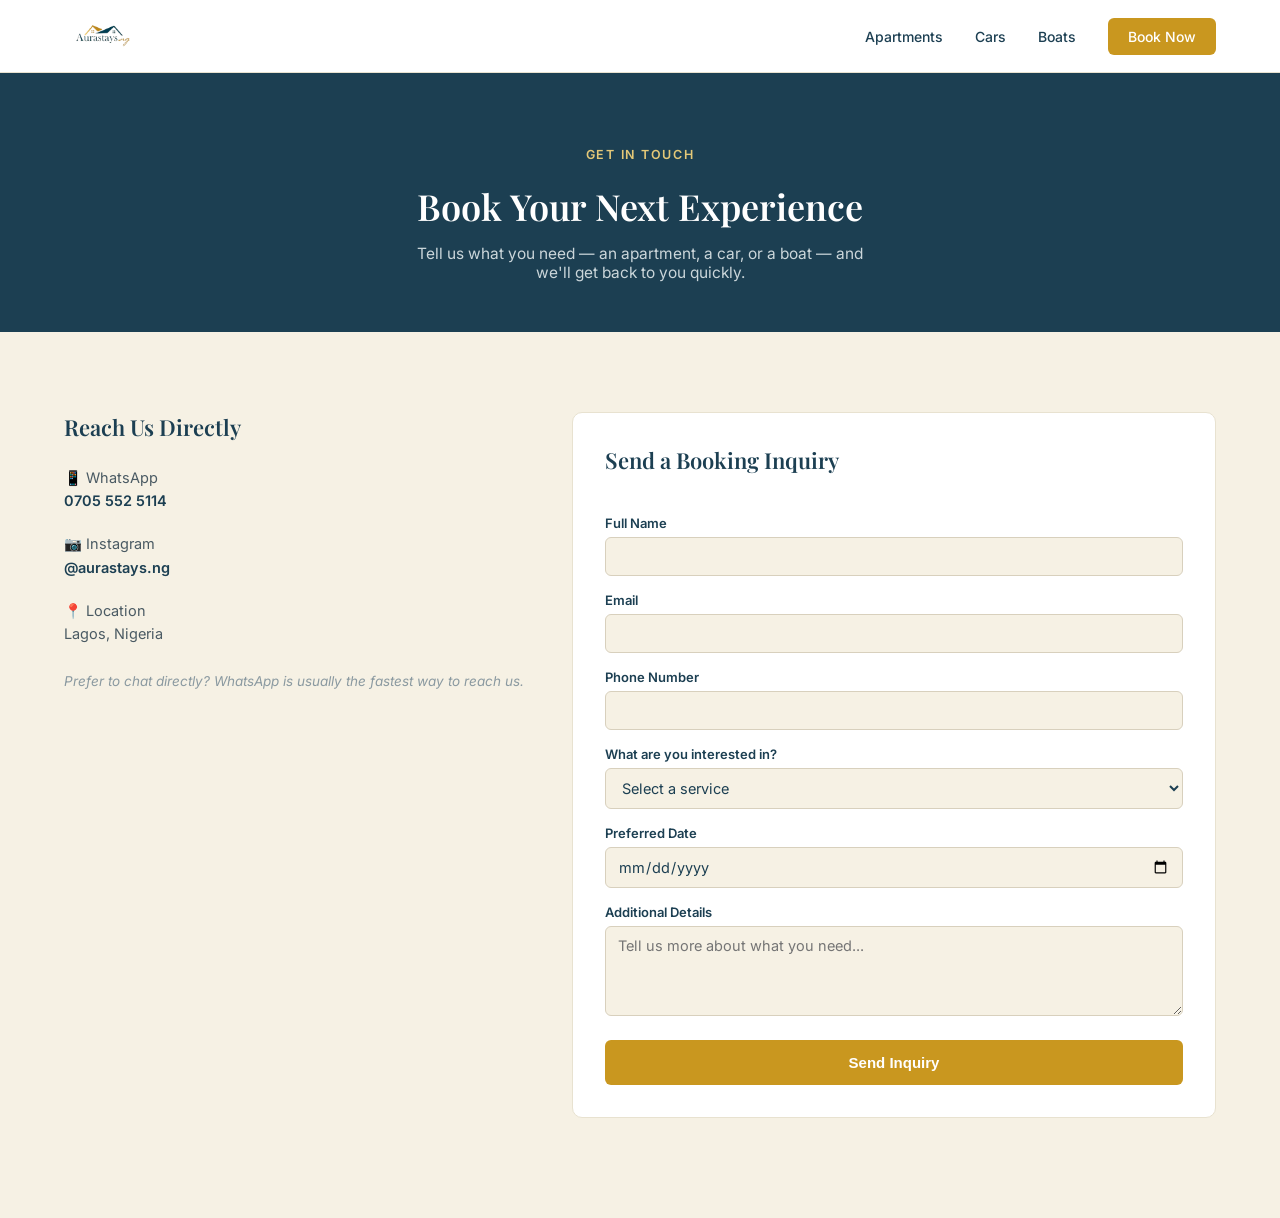
<file: contact.html>
<!doctype html>
<html lang="en">
  <head>
    <meta charset="UTF-8" />
    <meta name="viewport" content="width=device-width, initial-scale=1.0" />
    <title>Contact & Book — AuraStays</title>
    <link rel="preconnect" href="https://fonts.googleapis.com" />
    <link
      href="https://fonts.googleapis.com/css2?family=Playfair+Display:wght@500;600;700&family=Inter:wght@400;500;600&display=swap"
      rel="stylesheet"
    />
    <link rel="stylesheet" href="style.css" />
  </head>
  <body>
    <header class="navbar">
      <div class="container navbar-inner">
        <a href="index.html" class="logo"
          ><img src="images/logo.png" alt="AuraStays.ng logo"
        /></a>

        <button
          class="menu-toggle"
          id="menu-toggle"
          aria-label="Toggle menu"
          aria-expanded="false"
        >
          <span></span>
          <span></span>
          <span></span>
        </button>

        <nav class="nav-links" id="nav-links">
          <a href="apartments.html">Apartments</a>
          <a href="cars.html">Cars</a>
          <a href="boats.html">Boats</a>
          <a href="contact.html" class="nav-cta">Book Now</a>
        </nav>
      </div>
    </header>
    <section class="page-header">
      <div class="container">
        <span class="hero-eyebrow">Get In Touch</span>
        <h1>Book Your Next Experience</h1>
        <p>
          Tell us what you need — an apartment, a car, or a boat — and we'll get
          back to you quickly.
        </p>
      </div>
    </section>

    <section class="contact-section">
      <div class="container contact-grid">
        <div class="contact-info">
          <h3>Reach Us Directly</h3>
          <p class="contact-item">
            📱 WhatsApp<br /><a href="https://wa.me/2347055525114"
              >0705 552 5114</a
            >
          </p>
          <p class="contact-item">
            📷 Instagram<br /><a
              href="https://instagram.com/aurastays.ng"
              target="_blank"
              >@aurastays.ng</a
            >
          </p>
          <p class="contact-item">📍 Location<br />Lagos, Nigeria</p>
          <p class="contact-note">
            Prefer to chat directly? WhatsApp is usually the fastest way to
            reach us.
          </p>
        </div>

        <form
          class="booking-form"
          id="booking-form"
          action="https://formspree.io/f/mzepdzny"
          method="POST"
        >
          <h3>Send a Booking Inquiry</h3>

          <label for="name">Full Name</label>
          <input type="text" id="name" name="name" required />

          <label for="email">Email</label>
          <input type="email" id="email" name="email" required />

          <label for="phone">Phone Number</label>
          <input type="tel" id="phone" name="phone" required />

          <label for="service">What are you interested in?</label>
          <select id="service" name="service" required>
            <option value="">Select a service</option>
            <option value="apartment">Apartment</option>
            <option value="car">Car Rental</option>
            <option value="boat">Boat Rental</option>
          </select>

          <label for="date">Preferred Date</label>
          <input type="date" id="date" name="date" required />

          <label for="message">Additional Details</label>
          <textarea
            id="message"
            name="message"
            rows="4"
            placeholder="Tell us more about what you need..."
          ></textarea>

          <button type="submit" class="btn-primary">Send Inquiry</button>

          <p class="form-success" id="form-success">
            Thank you! Your inquiry has been received — we'll be in touch
            shortly.
          </p>
        </form>
      </div>
    </section>
    <script src="script.js"></script>
  </body>
</html>
</file>
<file: style.css>
* {
  box-sizing: border-box;
  margin: 0;
  padding: 0;
}

body {
  font-family: "Inter", sans-serif;
  color: #1c3f52;
  background: #f6f1e4;
}

.container {
  max-width: 1200px;
  margin: 0 auto;
  padding: 0 24px;
}

.navbar {
  background: #ffffff;
  border-bottom: 1px solid #e8e2d0;
  position: sticky;
  top: 0;
  z-index: 10;
}

.navbar-inner {
  display: flex;
  justify-content: space-between;
  align-items: center;
  height: 72px;
}

.logo {
  font-family: "Playfair Display", serif;
  font-size: 22px;
  font-weight: 600;
  color: #1c3f52;
}

.logo .gold {
  color: #c9971f;
  font-style: italic;
}

.nav-links {
  display: flex;
  align-items: center;
  gap: 32px;
}

.nav-links a {
  text-decoration: none;
  color: #1c3f52;
  font-size: 14px;
  font-weight: 500;
}

.nav-cta {
  background: #c9971f;
  color: #ffffff !important;
  padding: 10px 20px;
  border-radius: 6px;
}
.hero {
  position: relative;
  padding: 140px 0 120px;
  text-align: center;
  background-image:
    linear-gradient(180deg, rgba(20, 41, 51, 0.75), rgba(20, 41, 51, 0.55)),
    url("images/hero-bg.jpg");
  background-size: cover;
  background-position: center;
  color: #ffffff;
}

.hero-eyebrow {
  display: inline-block;
  font-size: 12.5px;
  font-weight: 600;
  letter-spacing: 0.14em;
  text-transform: uppercase;
  color: #e4c878;
  margin-bottom: 20px;
}

.hero h1 {
  font-family: "Playfair Display", serif;
  font-size: clamp(32px, 5vw, 46px);
  font-weight: 600;
  line-height: 1.25;
  max-width: 800px;
  margin: 0 auto 24px;
  color: #ffffff;
}

.hero-sub {
  font-size: 17px;
  color: #dbe4e7;
  max-width: 600px;
  margin: 0 auto 36px;
  line-height: 1.6;
}

.hero-ctas {
  display: flex;
  justify-content: center;
  gap: 16px;
}

.btn-primary,
.btn-secondary {
  text-decoration: none;
  padding: 14px 28px;
  border-radius: 6px;
  font-size: 15px;
  font-weight: 600;
}

.btn-primary {
  background: #c9971f;
  color: #ffffff;
}

.btn-secondary {
  background: transparent;
  color: #1c3f52;
  border: 1.5px solid #1c3f52;
}

.trust-bar {
  background: #1c3f52;
  padding: 18px 0;
}

.trust-inner {
  display: flex;
  justify-content: center;
  flex-wrap: wrap;
  gap: 28px;
  color: #f6f1e4;
  font-size: 13px;
  font-weight: 500;
}
.about {
  padding: 80px 0;
  text-align: center;
}

.about-inner {
  max-width: 680px;
  margin: 0 auto;
}

.about h2 {
  font-family: "Playfair Display", serif;
  font-size: 30px;
  font-weight: 600;
  margin-bottom: 20px;
}

.about p {
  font-size: 16px;
  color: #4a5a63;
  line-height: 1.7;
}
.services {
  padding: 80px 0;
  background: #ffffff;
}

.section-title {
  font-family: "Playfair Display", serif;
  font-size: 30px;
  font-weight: 600;
  text-align: center;
  margin-bottom: 48px;
}

.services-grid {
  display: grid;
  grid-template-columns: repeat(3, 1fr);
  gap: 28px;
}

@media (max-width: 900px) {
  .services-grid {
    grid-template-columns: 1fr;
  }
}

.service-card {
  background: #f6f1e4;
  border-radius: 10px;
  overflow: hidden;
}

.service-card img {
  width: 100%;
  height: 180px;
  object-fit: cover;
  display: block;
}

.service-body {
  padding: 24px 24px 28px;
}

.service-card h3 {
  font-family: "Playfair Display", serif;
  font-size: 19px;
  font-weight: 600;
  margin-bottom: 12px;
}

.service-card p {
  font-size: 14px;
  color: #4a5a63;
  line-height: 1.6;
  margin-bottom: 18px;
}

.card-link {
  font-size: 14px;
  font-weight: 600;
  color: #c9971f;
  text-decoration: none;
}
.why {
  padding: 80px 0;
}

.why-grid {
  display: grid;
  grid-template-columns: repeat(3, 1fr);
  gap: 24px;
}

.why-card {
  background: #ffffff;
  border: 1px solid #e8e2d0;
  padding: 24px;
  border-radius: 10px;
}

.why-icon {
  width: 40px;
  height: 40px;
  border-radius: 50%;
  background: rgba(201, 151, 31, 0.12);
  color: #c9971f;
  display: flex;
  align-items: center;
  justify-content: center;
  margin-bottom: 14px;
}

.why-icon svg {
  width: 20px;
  height: 20px;
}

.why-card h4 {
  font-family: "Playfair Display", serif;
  font-size: 16px;
  font-weight: 600;
  margin-bottom: 8px;
  color: #1c3f52;
}

.why-card p {
  font-size: 13.5px;
  color: #4a5a63;
  line-height: 1.55;
}

@media (max-width: 900px) {
  .why-grid {
    grid-template-columns: repeat(2, 1fr);
    gap: 16px;
  }
  .why-card {
    padding: 18px;
  }
}
.testimonials {
  padding: 80px 0;
  background: #ffffff;
}

.testimonials-grid {
  display: grid;
  grid-template-columns: repeat(3, 1fr);
  gap: 24px;
}

.testimonial-card {
  background: #f6f1e4;
  border-radius: 10px;
  padding: 28px 24px;
}

.testimonial-card p {
  font-size: 14.5px;
  color: #1c3f52;
  line-height: 1.65;
  font-style: italic;
  margin-bottom: 16px;
}

.testimonial-name {
  font-size: 13px;
  font-weight: 600;
  color: #c9971f;
}

@media (max-width: 900px) {
  .testimonials-grid {
    grid-template-columns: 1fr;
  }
}
.faq {
  padding: 80px 0;
}

.faq-list {
  max-width: 720px;
  margin: 0 auto;
}

.faq-item {
  border-bottom: 1px solid #e8e2d0;
}

.faq-question {
  width: 100%;
  background: none;
  border: none;
  text-align: left;
  font-family: "Inter", sans-serif;
  font-size: 15.5px;
  font-weight: 600;
  color: #1c3f52;
  padding: 20px 0;
  cursor: pointer;
  display: flex;
  justify-content: space-between;
  align-items: center;
}

.faq-icon {
  font-size: 20px;
  color: #c9971f;
  transition: transform 0.2s ease;
}

.faq-item.open .faq-icon {
  transform: rotate(45deg);
}

.faq-answer {
  max-height: 0;
  overflow: hidden;
  transition: max-height 0.3s ease;
}

.faq-answer p {
  font-size: 14.5px;
  color: #4a5a63;
  line-height: 1.6;
  padding-bottom: 20px;
}
.final-cta {
  background: #1c3f52;
  color: #f6f1e4;
  text-align: center;
  padding: 90px 0;
}

.final-cta h2 {
  font-family: "Playfair Display", serif;
  font-size: 32px;
  font-weight: 600;
  max-width: 600px;
  margin: 0 auto 18px;
}

.final-cta p {
  font-size: 15.5px;
  color: #cbd6da;
  max-width: 520px;
  margin: 0 auto 32px;
  line-height: 1.6;
}

.site-footer {
  background: #14293350;
  background: #142933;
  color: #b8c4c9;
  padding: 60px 0 0;
}

.footer-inner {
  display: grid;
  grid-template-columns: 1.4fr 1fr 1fr 1fr;
  gap: 32px;
  padding-bottom: 44px;
}

.footer-col .logo {
  color: #f6f1e4;
  margin-bottom: 10px;
}

.footer-col p {
  font-size: 13.5px;
  line-height: 1.9;
}

.footer-col h5 {
  color: #f6f1e4;
  font-size: 13px;
  text-transform: uppercase;
  letter-spacing: 0.05em;
  margin-bottom: 14px;
}

.footer-col a {
  color: #b8c4c9;
  text-decoration: none;
}

.footer-col a:hover {
  color: #c9971f;
}

.footer-bottom {
  border-top: 1px solid #2a4451;
  text-align: center;
  padding: 18px 0;
  font-size: 12.5px;
  color: #7f9099;
}

@media (max-width: 800px) {
  .footer-inner {
    grid-template-columns: repeat(2, 1fr);
  }
}
.btn-primary,
.btn-secondary {
  text-decoration: none;
  padding: 14px 28px;
  border-radius: 6px;
  font-size: 15px;
  font-weight: 600;
  transition: all 0.3s ease;
}

.btn-primary {
  background: #c9971f;
  color: #ffffff;
}

.btn-primary:hover {
  background: #a8791a;
  transform: translateY(-2px);
  box-shadow: 0 8px 20px rgba(201, 151, 31, 0.3);
}

.btn-secondary {
  background: transparent;
  color: #1c3f52;
  border: 1.5px solid #1c3f52;
}

.btn-secondary:hover {
  background: #1c3f52;
  color: #ffffff;
  transform: translateY(-2px);
}

.service-card {
  background: #f6f1e4;
  border-radius: 10px;
  overflow: hidden;
  transition:
    box-shadow 0.3s ease,
    transform 0.3s ease;
}

.service-card:hover {
  box-shadow: 0 12px 32px rgba(0, 0, 0, 0.12);
  transform: translateY(-4px);
}

.why-card {
  background: #ffffff;
  border: 1px solid #e8e2d0;
  padding: 24px;
  border-radius: 10px;
  transition:
    box-shadow 0.3s ease,
    border-color 0.3s ease;
}

.why-card:hover {
  border-color: #c9971f;
  box-shadow: 0 8px 24px rgba(201, 151, 31, 0.15);
}

.listing-card {
  border-radius: 10px;
  overflow: hidden;
  border: 1px solid #e8e2d0;
  transition:
    box-shadow 0.3s ease,
    transform 0.3s ease;
}

.listing-card:hover {
  box-shadow: 0 12px 32px rgba(0, 0, 0, 0.12);
  transform: translateY(-4px);
}
.section-title {
  font-family: "Playfair Display", serif;
  font-size: 30px;
  font-weight: 600;
  text-align: center;
  margin-bottom: 48px;
  position: relative;
  padding-bottom: 16px;
}

.section-title::after {
  content: "";
  position: absolute;
  bottom: 0;
  left: 50%;
  transform: translateX(-50%);
  width: 60px;
  height: 3px;
  background: linear-gradient(90deg, transparent, #c9971f, transparent);
}

.service-card {
  background: #f6f1e4;
  border-radius: 10px;
  overflow: hidden;
  transition:
    box-shadow 0.3s ease,
    transform 0.3s ease;
  border: 1px solid rgba(201, 151, 31, 0.2);
}

.service-card img {
  width: 100%;
  height: 200px;
  object-fit: cover;
  display: block;
  transition: transform 0.3s ease;
}

.service-card:hover img {
  transform: scale(1.05);
}

.testimonial-card {
  background: #f6f1e4;
  border-radius: 10px;
  padding: 28px 24px;
  border-left: 4px solid #c9971f;
}

.why-card {
  background: #ffffff;
  border: 1px solid #e8e2d0;
  padding: 24px;
  border-radius: 10px;
  transition:
    box-shadow 0.3s ease,
    border-color 0.3s ease;
  position: relative;
}

.why-card::before {
  content: "";
  position: absolute;
  top: 0;
  left: 0;
  width: 100%;
  height: 3px;
  background: linear-gradient(90deg, #c9971f, transparent);
  border-radius: 10px 10px 0 0;
  opacity: 0;
  transition: opacity 0.3s ease;
}

.why-card:hover::before {
  opacity: 1;
}
.page-header {
  background: #1c3f52;
  color: #ffffff;
  text-align: center;
  padding: 70px 0 50px;
}

.page-header h1 {
  font-family: "Playfair Display", serif;
  font-size: 36px;
  font-weight: 600;
  margin-bottom: 14px;
}

.page-header p {
  font-size: 15.5px;
  color: #cbd6da;
  max-width: 480px;
  margin: 0 auto;
}

.listings {
  padding: 70px 0 90px;
}
.gallery {
  position: relative;
  height: 180px;
  overflow: hidden;
}

.gallery-img {
  position: absolute;
  inset: 0;
  width: 100%;
  height: 100%;
  object-fit: cover;
  opacity: 0;
  transition: opacity 0.3s ease;
}

.gallery-img.active {
  opacity: 1;
}

.gallery-prev,
.gallery-next {
  position: absolute;
  top: 50%;
  transform: translateY(-50%);
  background: rgba(20, 41, 51, 0.55);
  color: #ffffff;
  border: none;
  width: 30px;
  height: 30px;
  border-radius: 50%;
  font-size: 18px;
  cursor: pointer;
  display: flex;
  align-items: center;
  justify-content: center;
  transition: background 0.2s ease;
}

.gallery-prev:hover,
.gallery-next:hover {
  background: rgba(20, 41, 51, 0.85);
}

.gallery-prev {
  left: 10px;
}

.gallery-next {
  right: 10px;
}
.listings-grid {
  display: grid;
  grid-template-columns: repeat(3, 1fr);
  gap: 28px;
}

.listing-body {
  padding: 18px 20px;
}

.listing-body h4 {
  font-family: "Playfair Display", serif;
  font-size: 16px;
  font-weight: 600;
  margin-bottom: 6px;
}

.listing-body p {
  font-size: 13px;
  color: #4a5a63;
}

@media (max-width: 900px) {
  .listings-grid {
    grid-template-columns: repeat(2, 1fr);
  }
}
.listing-card img {
  width: 100%;
  height: 180px;
  object-fit: cover;
  display: block;
}
.logo img {
  height: 60px;
  width: auto;
  display: block;
}

.footer-col .logo img {
  height: 36px;
}
.contact-section {
  padding: 80px 0 100px;
}

.contact-grid {
  display: grid;
  grid-template-columns: 1fr 1.4fr;
  gap: 48px;
}

.contact-info h3,
.booking-form h3 {
  font-family: "Playfair Display", serif;
  font-size: 22px;
  font-weight: 600;
  margin-bottom: 24px;
}

.contact-item {
  font-size: 14.5px;
  color: #4a5a63;
  margin-bottom: 20px;
  line-height: 1.6;
}

.contact-item a {
  color: #1c3f52;
  font-weight: 600;
  text-decoration: none;
}

.contact-item a:hover {
  color: #c9971f;
}

.contact-note {
  font-size: 13.5px;
  color: #8a99a0;
  margin-top: 28px;
  font-style: italic;
}

.booking-form {
  background: #ffffff;
  border: 1px solid #e8e2d0;
  border-radius: 10px;
  padding: 32px;
  display: flex;
  flex-direction: column;
}

.booking-form label {
  font-size: 13px;
  font-weight: 600;
  color: #1c3f52;
  margin-bottom: 6px;
  margin-top: 16px;
}

.booking-form input,
.booking-form select,
.booking-form textarea {
  font-family: "Inter", sans-serif;
  font-size: 14.5px;
  padding: 10px 12px;
  border: 1px solid #d8d0bd;
  border-radius: 6px;
  background: #f6f1e4;
  color: #1c3f52;
}

.booking-form textarea {
  resize: vertical;
}

.booking-form button {
  margin-top: 24px;
  border: none;
  cursor: pointer;
}

.form-success {
  display: none;
  margin-top: 16px;
  padding: 12px 14px;
  background: rgba(46, 125, 50, 0.1);
  color: #2e7d32;
  border-radius: 6px;
  font-size: 13.5px;
  text-align: center;
}

.form-success.show {
  display: block;
}

@media (max-width: 800px) {
  .contact-grid {
    grid-template-columns: 1fr;
  }
}
.form-success.error {
  background: rgba(198, 40, 40, 0.1);
  color: #c62828;
}
.menu-toggle {
  display: none;
  flex-direction: column;
  gap: 5px;
  background: none;
  border: none;
  cursor: pointer;
  padding: 8px;
}

.menu-toggle span {
  width: 24px;
  height: 2px;
  background: #1c3f52;
  display: block;
  transition:
    transform 0.3s ease,
    opacity 0.3s ease;
}

.menu-toggle.active span:nth-child(1) {
  transform: translateY(7px) rotate(45deg);
}

.menu-toggle.active span:nth-child(2) {
  opacity: 0;
}

.menu-toggle.active span:nth-child(3) {
  transform: translateY(-7px) rotate(-45deg);
}

@media (max-width: 900px) {
  .menu-toggle {
    display: flex;
  }

  .nav-links {
    position: fixed;
    top: 72px;
    left: 0;
    right: 0;
    background: #ffffff;
    flex-direction: column;
    align-items: stretch;
    gap: 0;
    max-height: 0;
    overflow: hidden;
    transition: max-height 0.3s ease;
    border-bottom: 1px solid #e8e2d0;
  }

  .nav-links.open {
    max-height: 400px;
  }

  .nav-links a {
    padding: 16px 24px;
    border-bottom: 1px solid #f0ece0;
  }

  .nav-cta {
    margin: 16px 24px !important;
    text-align: center;
    width: calc(100% - 48px);
  }
}
</file>
